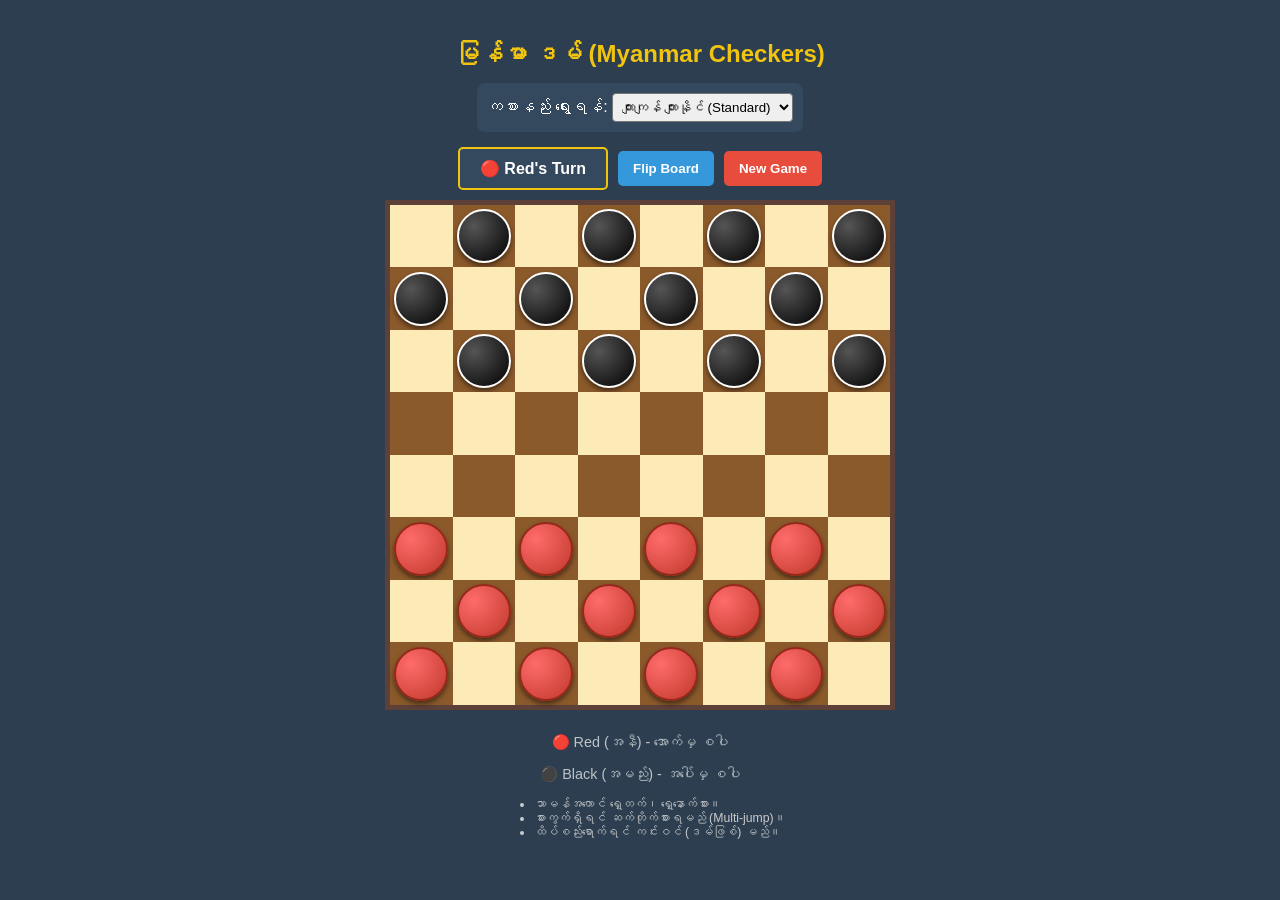
<file: index.html>
<!DOCTYPE html>
<html lang="my">
<head>
    <meta charset="UTF-8">
    <meta name="viewport" content="width=device-width, initial-scale=1.0">
    <title>Myanmar Dam (Checkers)</title>
    <link rel="stylesheet" href="styles.css">
</head>
<body>

<div class="game-container">
    <h2 style="color:#f1c40f; margin-bottom:5px;">မြန်မာ ဒမ် (Myanmar Checkers)</h2>
    
    <!-- Game Mode Selection -->
    <div class="mode-select">
        <label>ကစားနည်း ရွေးရန်: </label>
        <select id="game-mode" onchange="resetGame()">
            <option value="standard">ကျားကျန် ကျားနိုင် (Standard)</option>
            <option value="suicide">ကျားကုန် ကျားနိုင် (Suicide)</option>
        </select>
    </div>

    <div class="controls">
        <div class="turn-indicator" id="turn-display">🔴 Red's Turn</div>
        <!-- FLIP BUTTON ADDED HERE -->
        <button id="btn-flip" style="background:#3498db;">Flip Board</button>
        <button onclick="resetGame()">New Game</button>
    </div>

    <div class="board" id="board">
        <!-- Board generated by JS -->
    </div>

    <div class="info">
        <p>🔴 Red (အနီ) - အောက်မှ စပါ</p>
        <p>⚫ Black (အမည်း) - အပေါ်မှ စပါ</p>
        <ul style="text-align: left; font-size: 0.85em; color: #ccc;">
            <li>သာမန်အကောင် ရှေ့တက်၊ ရှေ့နောက်စား။</li>
            <li>စားကွက်ရှိရင် ဆက်တိုက်စားရမည် (Multi-jump)။</li>
            <li>ထိပ်စည်းရောက်ရင် ကင်းဝင် (ဒမ်ဖြစ်) မည်။</li>
        </ul>
    </div>
</div>

<!-- Win Modal -->
<div id="winner-modal" class="modal">
    <div class="modal-content">
        <h2 id="winner-text">Red Wins!</h2>
        <button onclick="resetGame(); document.getElementById('winner-modal').style.display='none'">Play Again</button>
    </div>
</div>

<script src="app.js"></script>
</body>
</html>
</file>
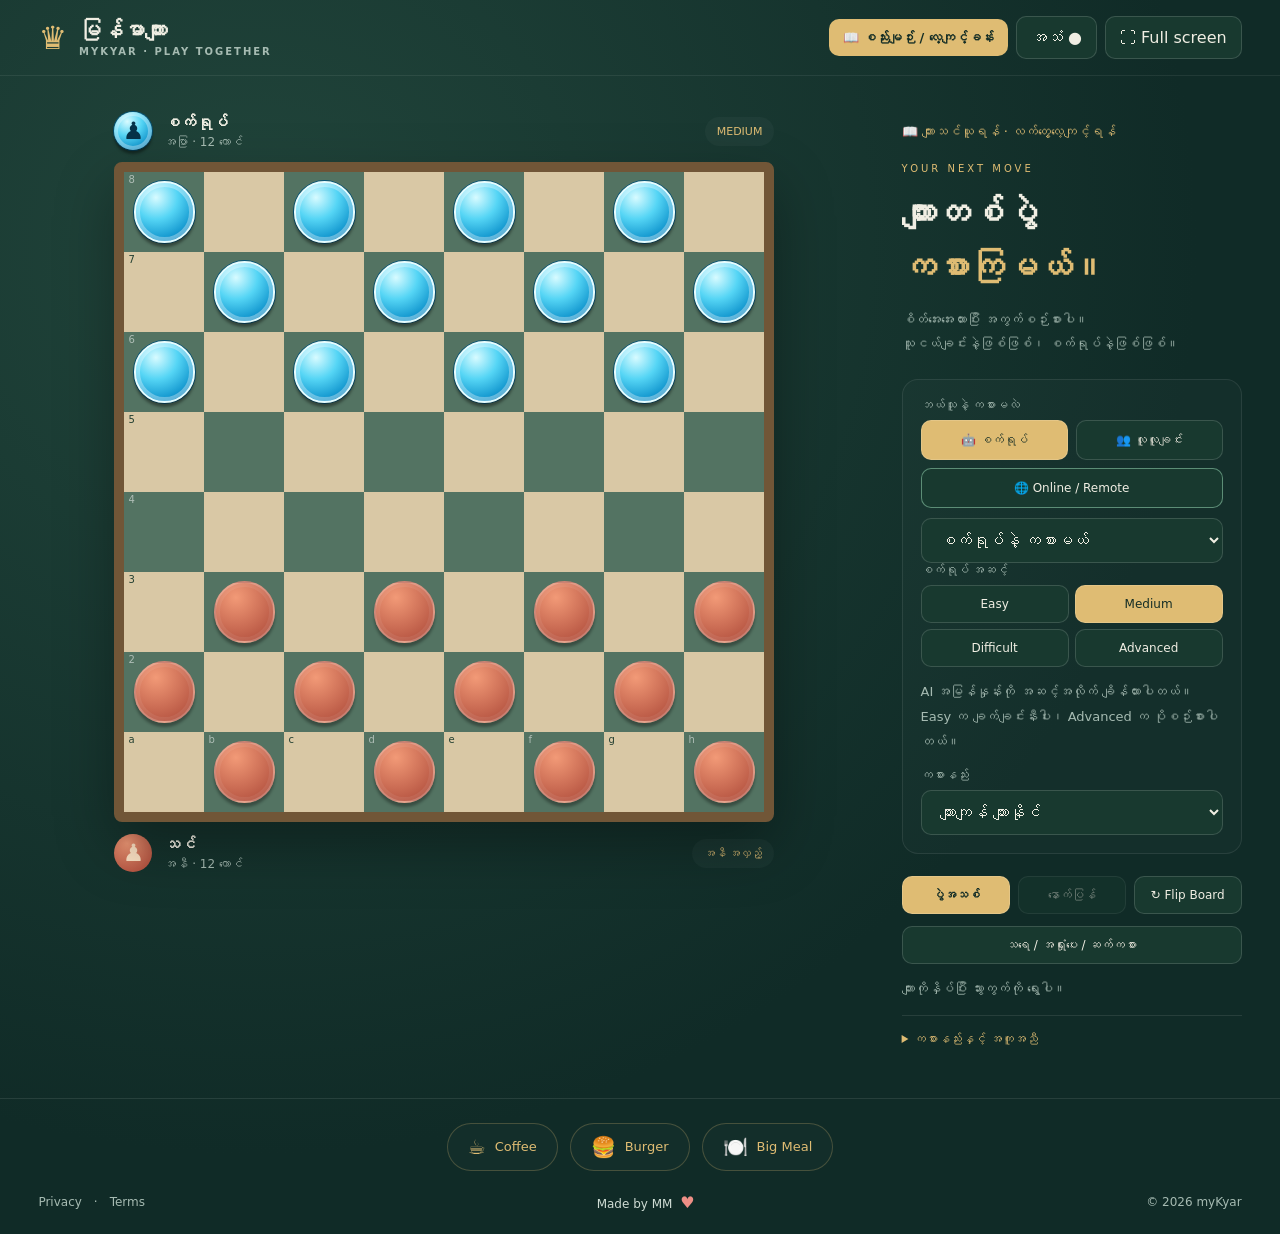
<file: public/index.html>
<!doctype html><html lang="my"><head><meta charset="utf-8"><meta name="viewport" content="width=device-width, initial-scale=1, viewport-fit=cover"><meta name="theme-color" content="#102b27"><title>မြန်မာကျား • myKyar</title><link rel="stylesheet" href="styles.css?v=12"></head><body>
<header><a class="brand" href="./"><span class="logo">♛</span><span>မြန်မာကျား<small>MYKYAR · PLAY TOGETHER</small></span></a><div class="header-actions"><a class="learn-button" href="./lessons.html">📖 စည်းမျဉ်း / လေ့ကျင့်ခန်း</a><button id="sound" aria-label="အသံဖွင့်ပိတ်">အသံ ●</button> <button id="fullscreen" data-fullscreen>⛶ Full screen</button></div></header>
<main><section class="arena"><div class="player"><span class="avatar black">♟</span><div><strong id="opponent">စက်ရုပ်</strong><small>အပြာ · <span id="black-count">12</span> ကောင်</small></div><span class="badge" id="level-label">MEDIUM</span></div><div class="board-frame"><div id="board" role="group" aria-label="ကျားကွက်"></div></div><div class="player"><span class="avatar red">♟</span><div><strong id="you">သင်</strong><small>အနီ · <span id="red-count">12</span> ကောင်</small></div><span id="turn" class="badge" aria-live="polite"></span></div></section>
<aside><a class="learn-link" href="./lessons.html">📖 ကျားသင်ယူရန် · လက်တွေ့လေ့ကျင့်ရန်</a><div class="eyebrow">YOUR NEXT MOVE</div><h1>ကျားတစ်ပွဲ<br><em>ကစားကြမယ်။</em></h1><p class="intro">စိတ်အေးအေးထားပြီး အကွက်စဉ်းစားပါ။<br>သူငယ်ချင်းနဲ့ဖြစ်ဖြစ်၊ စက်ရုပ်နဲ့ဖြစ်ဖြစ်။</p><div class="panel"><label for="mode">ဘယ်သူနဲ့ ကစားမလဲ</label><div class="mode-buttons" aria-label="ကစားဖော်ရွေးရန်"><button type="button" data-mode="ai">🤖 စက်ရုပ်</button><button type="button" data-mode="local">👥 လူလူချင်း</button><button type="button" data-mode="remote">🌐 Online / Remote</button></div><select id="mode"><option value="ai">စက်ရုပ်နဲ့ ကစားမယ်</option><option value="local">လူလူချင်း · စက်တစ်လုံးတည်း</option><option value="remote">သူငယ်ချင်းနဲ့ · Online</option></select><div id="ai-options"><label for="level">စက်ရုပ် အဆင့်</label><div class="levels" id="levels"><button data-level="easy">Easy</button><button data-level="medium" class="active">Medium</button><button data-level="difficult">Difficult</button><button data-level="advanced">Advanced</button></div><p id="ai-hint">AI အမြန်နှုန်းကို အဆင့်အလိုက် ချိန်ထားပါတယ်။ Easy က ချက်ချင်းနီးပါး၊ Advanced က ပိုစဉ်းစားပါတယ်။</p></div><label for="rule">ကစားနည်း</label><select id="rule"><option value="standard">ကျားကျန် ကျားနိုင်</option><option value="suicide">ကျားကုန် ကျားနိုင်</option></select><div id="remote-options" hidden><p>Room ဖွင့်ပြီး code ကို သူငယ်ချင်းဆီ ပို့ပေးပါ။</p><button id="host" class="primary">Room အသစ်ဖွင့်မယ်</button><label for="code">Room code</label><input id="code" placeholder="Room code ထည့်ပါ" maxlength="60" autocomplete="off"><div class="row"><button id="join">ဝင်မယ်</button><button id="copy">Link ကူးမယ်</button><button id="leave">ထွက်မယ်</button></div><p id="network" role="status">ချိတ်ဆက်ထားခြင်း မရှိသေးပါ။</p></div></div><div class="row actions"><button id="new" class="primary">ပွဲအသစ်</button><button id="undo">နောက်ပြန်</button><button id="flip">↻ Flip Board</button></div><button id="end-options" class="end-options">သရေ / အရှုံးပေး / ဆက်ကစား</button><p id="status" role="status"></p><details><summary>ကစားနည်းနှင့် အကူအညီ</summary><p>အနီက စပါတယ်။ အကောင်ကိုနှိပ်ပြီး အစိမ်းရောင်သွားကွက်ကို ရွေးပါ။ သာမန်ကျားက ရှေ့ကိုပဲ ရွှေ့ပြီး ရှေ့ကိုပဲ စားနိုင်ပါတယ်။ စားကွက်ရှိရင် မဖြစ်မနေစားရပါတယ်။ စားနိုင်တဲ့အကောင်အရေအတွက် အများဆုံးလမ်းကို ရွေးပြီး အဆုံးထိ ဆက်စားရပါတယ်။ ထိပ်စည်းရောက်တာနဲ့ ဒမ်ဖြစ်ပြီး အလှည့်ဆုံးပါတယ်။ တစ်ဖက်ရွှေ့ပြီး ကိုယ့်အလှည့်ပြန်ရောက်မှ ဒမ်က ရှေ့နောက် ထောင့်ဖြတ်အကွာအဝေး သွားစားနိုင်ပါတယ်။</p><p>ကျားကျန်ပွဲမှာ အကောင်ကုန်သူ၊ သွားကွက်မရှိသူ ရှုံးပါတယ်။ ကျားကုန်ပွဲမှာ အဲဒီသူက နိုင်ပါတယ်။ Local/AI မှာ မစား/ကင်းမတက်ဘဲ အလှည့် ၂၀ ကြာတိုင်း ပွဲဆက်ကစားမလား မေးပါမယ်။ ဆက်ကစားရွေးရင် နောက်ထပ်အလှည့် ၂၀ မှာ ပြန်မေးပါတယ်။ ကွက်တူ ၃ ကြိမ် သို့မဟုတ် မစား/ဒမ်မတက်ဘဲ အလှည့် ၈၀ ပြည့်ရင် သရေပါ။</p><p>Online ပထမပွဲမှာ Room ဖွင့်သူက အနီပါ။ နှစ်ဦးစလုံး ဒီစာမျက်နှာကို ဖွင့်ထားရပါတယ်။ အနိုင်ရသူက နောက်ပွဲမှာ အနီ/အပြာ ရွေးနိုင်ပါတယ်။ သရေဆိုရင် Room ဖွင့်သူ ရွေးပါမယ်။ Flip Board က ကိုယ့်မြင်ကွင်းကိုပဲ လှည့်ပါတယ်။ ချိတ်ဆက်မှုပြတ်သွားရင် Room အသစ်နဲ့ ပြန်စပါ။</p></details></aside></main>
<footer class="site-footer">
  <div class="footer-support" aria-label="Support myKyar">
    <a class="support-link" data-footer-link="coffee" aria-disabled="true"><span aria-hidden="true">☕</span> Coffee</a>
    <a class="support-link" data-footer-link="burger" aria-disabled="true"><span aria-hidden="true">🍔</span> Burger</a>
    <a class="support-link" data-footer-link="bigMeal" aria-disabled="true"><span aria-hidden="true">🍽️</span> Big Meal</a>
  </div>
  <div class="footer-bottom">
    <nav class="footer-legal" aria-label="Privacy and terms"><a data-footer-link="privacy" aria-disabled="true">Privacy</a><span aria-hidden="true">·</span><a data-footer-link="terms" aria-disabled="true">Terms</a></nav>
    <span class="footer-credit">Made by MM <span class="footer-heart" role="img" aria-label="with love">♥</span></span>
    <span class="footer-copyright">© <span id="copyright-year">2026</span> myKyar</span>
  </div>
</footer>

<dialog id="draw-choice"><h2>ပွဲကို ဆက်ကစားချင်သေးလား။</h2><p id="draw-choice-text"></p><div class="draw-options"><button id="draw-accept" class="primary">သရေနဲ့ ရပ်မယ်</button><button id="resign-accept">လက်လျှော့ အရှုံးပေးမယ်</button><button id="continue-play">ဆက်ကစားမယ်</button></div></dialog><dialog id="result"><div class="trophy">♛</div><h2 id="result-text"></h2><p id="result-reason"></p><p>ပွဲကောင်းတစ်ပွဲပါပဲ။ နောက်တစ်ပွဲ ကစားကြမလား။</p><div id="rematch-options" hidden><p id="rematch-help"></p><div class="row"><button id="choose-red" class="primary">အနီရွေး · အရင်စမယ်</button><button id="choose-black">အပြာရွေး</button></div></div><button id="again" class="primary">ပွဲအသစ်</button><button id="close-result">ကျားကွက်ကြည့်မယ်</button></dialog>
<script src="config.js?v=9"></script><script src="footer.js?v=9"></script><script src="engine.js?v=10"></script><script src="network-config.js?v=9"></script><script src="board-view.js?v=11"></script><script src="app.js?v=12"></script></body></html>
</file>
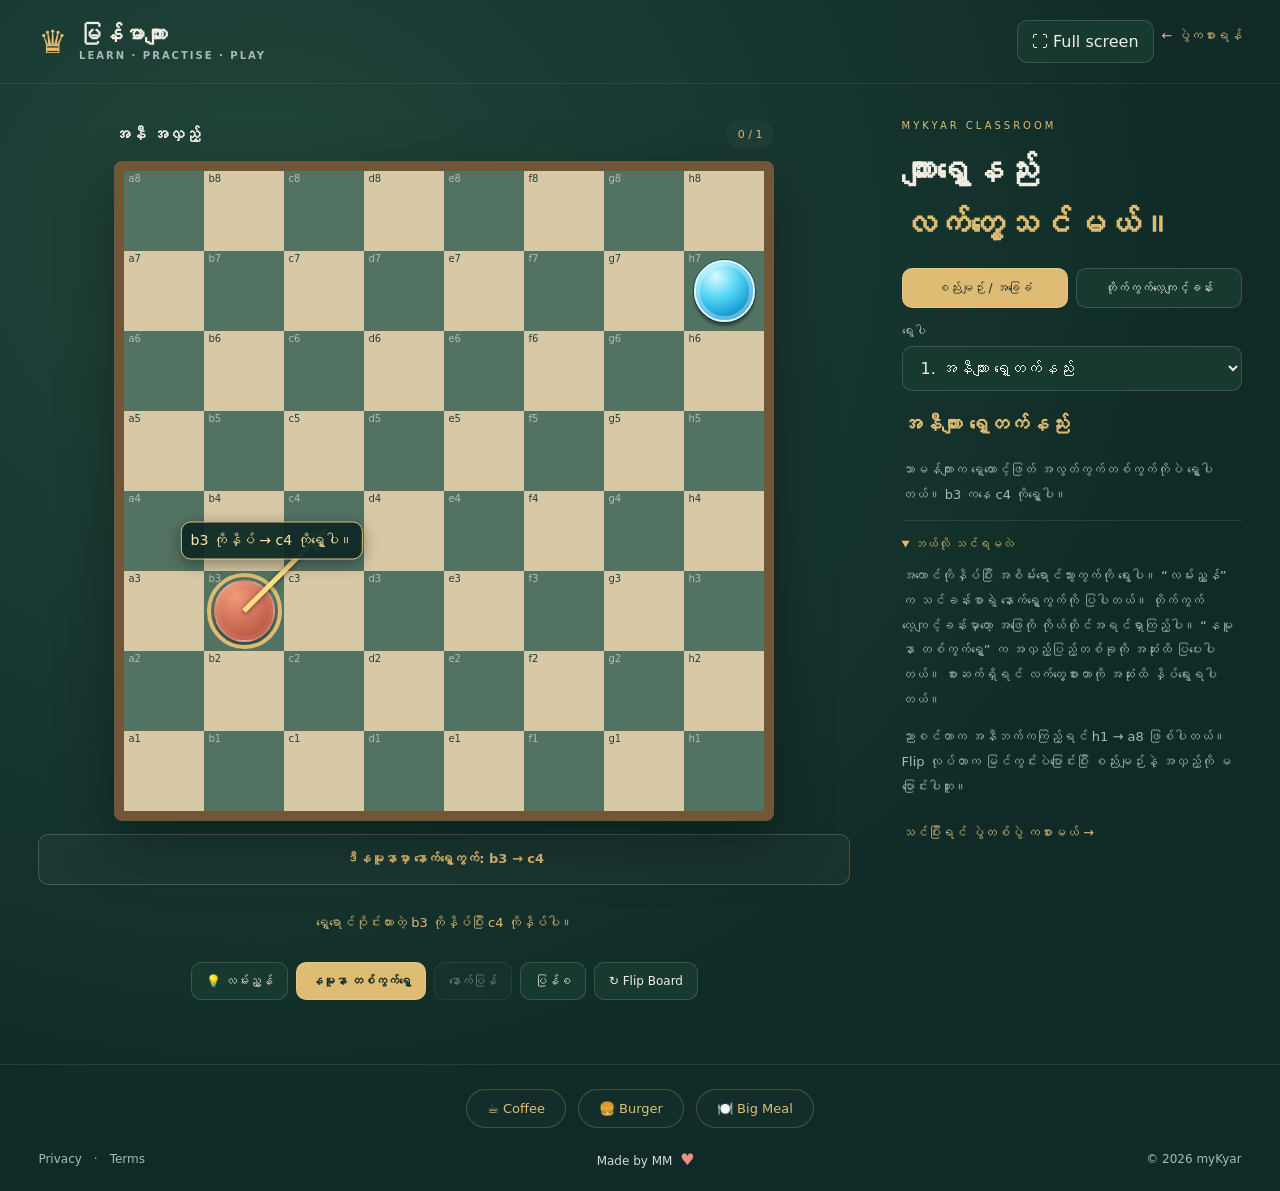
<file: public/lessons.html>
<!doctype html><html lang="my"><head><meta charset="utf-8"><meta name="viewport" content="width=device-width,initial-scale=1"><meta name="theme-color" content="#102b27"><title>ကျားသင်ခန်းစာ · myKyar</title><link rel="stylesheet" href="styles.css?v=11"><link rel="icon" href="favicon.ico"></head><body>
<header><a class="brand" href="index.html"><span class="logo">♛</span><span>မြန်မာကျား<small>LEARN · PRACTISE · PLAY</small></span></a><div class="header-actions"><button data-fullscreen>⛶ Full screen</button><a class="learn-link" href="index.html">← ပွဲကစားရန်</a></div></header>
<main class="lesson-layout"><section class="arena"><div class="player"><strong id="lesson-turn"></strong><span class="badge" id="lesson-counter"></span></div><div class="board-frame"><div id="lesson-board" role="group" aria-label="ကျားသင်ခန်းစာကွက်"></div><div id="board-coach" class="board-coach" aria-live="polite" hidden></div></div><p id="lesson-next" class="lesson-next" aria-live="polite"></p><p id="lesson-status" role="status" aria-live="polite"></p><div class="row"><button id="lesson-hint">💡 လမ်းညွှန်</button><button id="lesson-step" class="primary">နမူနာ တစ်ကွက်ရွှေ့</button><button id="lesson-back">နောက်ပြန်</button><button id="lesson-reset">ပြန်စ</button><button id="lesson-flip">↻ Flip Board</button></div><ol id="lesson-log" class="lesson-log" aria-label="ရွှေ့ကွက်မှတ်တမ်း"></ol></section>
<aside><div class="eyebrow">MYKYAR CLASSROOM</div><h1>ကျားရွှေ့နည်း<br><em>လက်တွေ့သင်မယ်။</em></h1><div class="course-tabs"><button data-section="rules" class="active">စည်းမျဉ်း / အခြေခံ</button><button data-section="exercises">တိုက်ကွက်လေ့ကျင့်ခန်း</button></div><label for="lesson-select">ရွေးပါ</label><select id="lesson-select"></select><h2 id="lesson-title"></h2><p id="lesson-text"></p><div id="endgame-help" hidden><p id="endgame-description">ဒီနမူနာမှာ အနီကင်း ၃ ကောင်က e8၊ d7၊ h5။ အမည်းကင်းက c8။ အနီစရွှေ့ပါတယ်။ ညွှန်ထားတဲ့အကွက်တွေနဲ့ ကိုယ့်အလှည့် ၁၃ ကြိမ်အတွင်း ဖမ်းနိုင်လို့ ၁၆ ကွက်သတ်မှတ်ချက်အတွင်း ဝင်ပါတယ်။ တစ်ဖက်ရဲ့ အလှည့်ကို ဒီ ၁၆ ထဲ မရေတွက်ပါဘူး။</p><label class="check-label"><input id="auto-defense" type="checkbox" checked> အမည်းဘက်ကို အလိုအလျောက်ရွှေ့မယ်</label><p>Checkbox ပိတ်ရင် အမည်းဘက်ကိုပါ ကိုယ်တိုင်ရွှေ့ပြီး တခြားကာကွယ်လမ်းတွေ စမ်းနိုင်ပါတယ်။ ဒီနမူနာရဲ့ legal ကာကွယ်လမ်းအားလုံးကို စစ်ထားပါတယ်။ အနေအထားအားလုံးအတွက် တူညီတဲ့ ၁၆ ကွက်နည်း မဟုတ်ပါဘူး။</p></div><div id="sandbox-tools" hidden><label class="check-label"><input id="edit-board" type="checkbox"> အကောင်နေရာချမယ်</label><label for="edit-piece">နေရာချမယ့်အကောင်</label><select id="edit-piece"><option value="0">ဖျက်မယ်</option><option value="1">အနီကျား</option><option value="2">အမည်းကျား</option><option value="3">အနီကင်း</option><option value="4">အမည်းကင်း</option></select><label for="edit-turn">အရင်ရွှေ့မယ့်အရောင်</label><select id="edit-turn"><option value="1">အနီ</option><option value="2">အမည်း</option></select><div class="row"><button id="clear-board">ကွက်အလွတ်</button><button id="initial-board">စပွဲအနေအထား</button></div><p>ကွက်အလွတ်မှာ အကောင်နေရာချပြီး နှစ်ဖက်အကောင်ရှိမှ checkbox ပိတ်ပြီး ကစားပါ။ သာမန်ကျားကို ထိပ်စည်းမှာ ချချင်ရင် ကင်းအဖြစ် ရွေးပါ။</p></div><details open><summary>ဘယ်လို သင်ရမလဲ</summary><p>အကောင်ကိုနှိပ်ပြီး အစိမ်းရောင်သွားကွက်ကို ရွေးပါ။ “လမ်းညွှန်” က သင်ခန်းစာရဲ့ နောက်ရွှေ့ကွက်ကို ပြပါတယ်။ တိုက်ကွက်လေ့ကျင့်ခန်းမှာတော့ အဖြေကို ကိုယ်တိုင်အရင်ရှာကြည့်ပါ။ “နမူနာ တစ်ကွက်ရွှေ့” က အလှည့်ပြည့်တစ်ခုကို အဆုံးထိ ပြပေးပါတယ်။ စားဆက်ရှိရင် လက်တွေ့စားတာကို အဆုံးထိ နှိပ်ရွေးရပါတယ်။</p><p>ညာစင်တာက အနီဘက်ကကြည့်ရင် h1 → a8 ဖြစ်ပါတယ်။ Flip လုပ်တာက မြင်ကွင်းပဲပြောင်းပြီး စည်းမျဉ်းနဲ့ အလှည့်ကို မပြောင်းပါဘူး။</p></details><a class="learn-link" href="index.html">သင်ပြီးရင် ပွဲတစ်ပွဲ ကစားမယ် →</a></aside></main>
<footer class="site-footer"><div class="footer-support"><a class="support-link" data-footer-link="coffee">☕ Coffee</a><a class="support-link" data-footer-link="burger">🍔 Burger</a><a class="support-link" data-footer-link="bigMeal">🍽️ Big Meal</a></div><div class="footer-bottom"><nav class="footer-legal" aria-label="Privacy and terms"><a data-footer-link="privacy">Privacy</a><span>·</span><a data-footer-link="terms">Terms</a></nav><span class="footer-credit">Made by MM <span class="footer-heart" role="img" aria-label="with love">♥</span></span><span>© <span id="copyright-year">2026</span> myKyar</span></div></footer>
<script src="config.js?v=9"></script><script src="footer.js?v=9"></script><script src="engine.js?v=9"></script><script src="lesson-data.js?v=9"></script><script src="endgame-data.js?v=9"></script><script src="puzzle-data.js?v=10"></script><script src="board-view.js?v=11"></script><script src="lessons.js?v=11"></script></body></html>
</file>
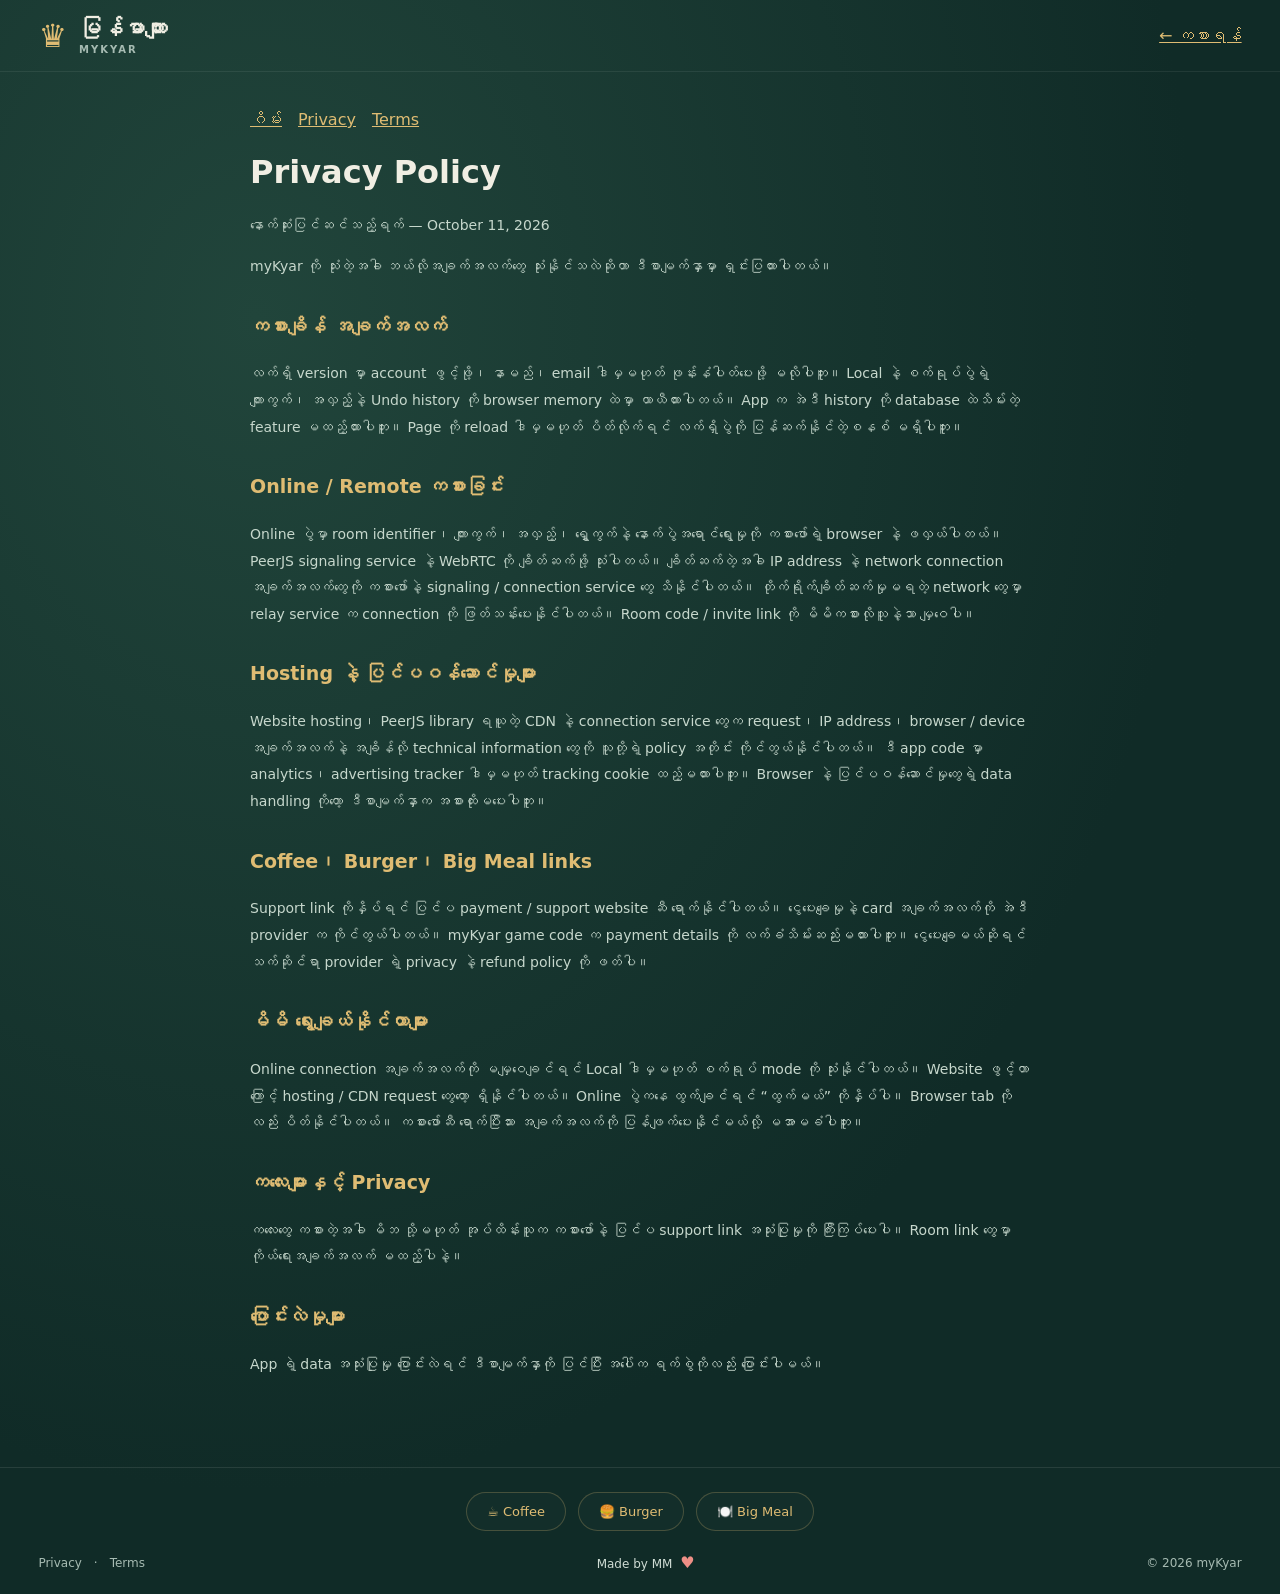
<file: public/privacy.html>
<!doctype html><html lang="my"><head><meta charset="utf-8"><meta name="viewport" content="width=device-width,initial-scale=1"><meta name="theme-color" content="#102b27"><title>Privacy Policy · myKyar</title><link rel="stylesheet" href="./styles.css?v=7"></head><body><header><a class="brand" href="./index.html"><span class="logo">♛</span><span>မြန်မာကျား<small>MYKYAR</small></span></a><a href="./index.html" style="color:var(--gold)">← ကစားရန်</a></header><main class="policy-page" style="display:block"><nav class="policy-nav"><a href="./index.html">ဂိမ်း</a><a href="./privacy.html">Privacy</a><a href="./terms.html">Terms</a></nav><h1>Privacy Policy</h1><p class="policy-meta">နောက်ဆုံးပြင်ဆင်သည့်ရက် — October 11, 2026</p>
<p>myKyar ကို သုံးတဲ့အခါ ဘယ်လိုအချက်အလက်တွေ သုံးနိုင်သလဲဆိုတာ ဒီစာမျက်နှာမှာ ရှင်းပြထားပါတယ်။</p>
<h2>ကစားချိန် အချက်အလက်</h2><p>လက်ရှိ version မှာ account ဖွင့်ဖို့၊ နာမည်၊ email ဒါမှမဟုတ် ဖုန်းနံပါတ်ပေးဖို့ မလိုပါဘူး။ Local နဲ့ စက်ရုပ်ပွဲရဲ့ ကျားကွက်၊ အလှည့်နဲ့ Undo history ကို browser memory ထဲမှာ ယာယီထားပါတယ်။ App က အဲဒီ history ကို database ထဲသိမ်းတဲ့ feature မထည့်ထားပါဘူး။ Page ကို reload ဒါမှမဟုတ် ပိတ်လိုက်ရင် လက်ရှိပွဲကို ပြန်ဆက်နိုင်တဲ့စနစ် မရှိပါဘူး။</p>
<h2>Online / Remote ကစားခြင်း</h2><p>Online ပွဲမှာ room identifier၊ ကျားကွက်၊ အလှည့်၊ ရွှေ့ကွက်နဲ့ နောက်ပွဲအရောင်ရွေးမှုကို ကစားဖော်ရဲ့ browser နဲ့ ဖလှယ်ပါတယ်။ PeerJS signaling service နဲ့ WebRTC ကို ချိတ်ဆက်ဖို့ သုံးပါတယ်။ ချိတ်ဆက်တဲ့အခါ IP address နဲ့ network connection အချက်အလက်တွေကို ကစားဖော်နဲ့ signaling / connection service တွေ သိနိုင်ပါတယ်။ တိုက်ရိုက်ချိတ်ဆက်မှုမရတဲ့ network တွေမှာ relay service က connection ကို ဖြတ်သန်းပေးနိုင်ပါတယ်။ Room code / invite link ကို မိမိကစားလိုသူနဲ့သာ မျှဝေပါ။</p>
<h2>Hosting နဲ့ ပြင်ပဝန်ဆောင်မှုများ</h2><p>Website hosting၊ PeerJS library ရယူတဲ့ CDN နဲ့ connection service တွေက request၊ IP address၊ browser / device အချက်အလက်နဲ့ အချိန်လို technical information တွေကို သူတို့ရဲ့ policy အတိုင်း ကိုင်တွယ်နိုင်ပါတယ်။ ဒီ app code မှာ analytics၊ advertising tracker ဒါမှမဟုတ် tracking cookie ထည့်မထားပါဘူး။ Browser နဲ့ ပြင်ပဝန်ဆောင်မှုတွေရဲ့ data handling ကိုတော့ ဒီစာမျက်နှာက အစားထိုးမပေးပါဘူး။</p>
<h2>Coffee၊ Burger၊ Big Meal links</h2><p>Support link ကိုနှိပ်ရင် ပြင်ပ payment / support website ဆီ ရောက်နိုင်ပါတယ်။ ငွေပေးချေမှုနဲ့ card အချက်အလက်ကို အဲဒီ provider က ကိုင်တွယ်ပါတယ်။ myKyar game code က payment details ကို လက်ခံသိမ်းဆည်းမထားပါဘူး။ ငွေပေးချေမယ်ဆိုရင် သက်ဆိုင်ရာ provider ရဲ့ privacy နဲ့ refund policy ကို ဖတ်ပါ။</p>
<h2>မိမိ ရွေးချယ်နိုင်တာများ</h2><p>Online connection အချက်အလက်ကို မမျှဝေချင်ရင် Local ဒါမှမဟုတ် စက်ရုပ် mode ကို သုံးနိုင်ပါတယ်။ Website ဖွင့်တာကြောင့် hosting / CDN request တွေတော့ ရှိနိုင်ပါတယ်။ Online ပွဲကနေ ထွက်ချင်ရင် “ထွက်မယ်” ကိုနှိပ်ပါ။ Browser tab ကိုလည်း ပိတ်နိုင်ပါတယ်။ ကစားဖော်ဆီ ရောက်ပြီးသား အချက်အလက်ကို ပြန်ဖျက်ပေးနိုင်မယ်လို့ မအာမခံပါဘူး။</p>
<h2>ကလေးများနှင့် Privacy</h2><p>ကလေးတွေ ကစားတဲ့အခါ မိဘ သို့မဟုတ် အုပ်ထိန်းသူက ကစားဖော်နဲ့ ပြင်ပ support link အသုံးပြုမှုကို ကြီးကြပ်ပေးပါ။ Room link တွေမှာ ကိုယ်ရေးအချက်အလက် မထည့်ပါနဲ့။</p>
<h2>ပြောင်းလဲမှုများ</h2><p>App ရဲ့ data အသုံးပြုမှု ပြောင်းလဲရင် ဒီစာမျက်နှာကို ပြင်ပြီး အပေါ်က ရက်စွဲကိုလည်း ပြောင်းပါမယ်။</p></main><footer class="site-footer"><div class="footer-support"><a class="support-link" data-footer-link="coffee">☕ Coffee</a><a class="support-link" data-footer-link="burger">🍔 Burger</a><a class="support-link" data-footer-link="bigMeal">🍽️ Big Meal</a></div><div class="footer-bottom"><nav class="footer-legal" aria-label="Privacy and terms"><a data-footer-link="privacy">Privacy</a><span aria-hidden="true">·</span><a data-footer-link="terms">Terms</a></nav><span class="footer-credit">Made by MM <span class="footer-heart" role="img" aria-label="with love">♥</span></span><span>© <span id="copyright-year">2026</span> myKyar</span></div></footer><script src="./config.js?v=7"></script><script src="./footer.js?v=7"></script></body></html>
</file>
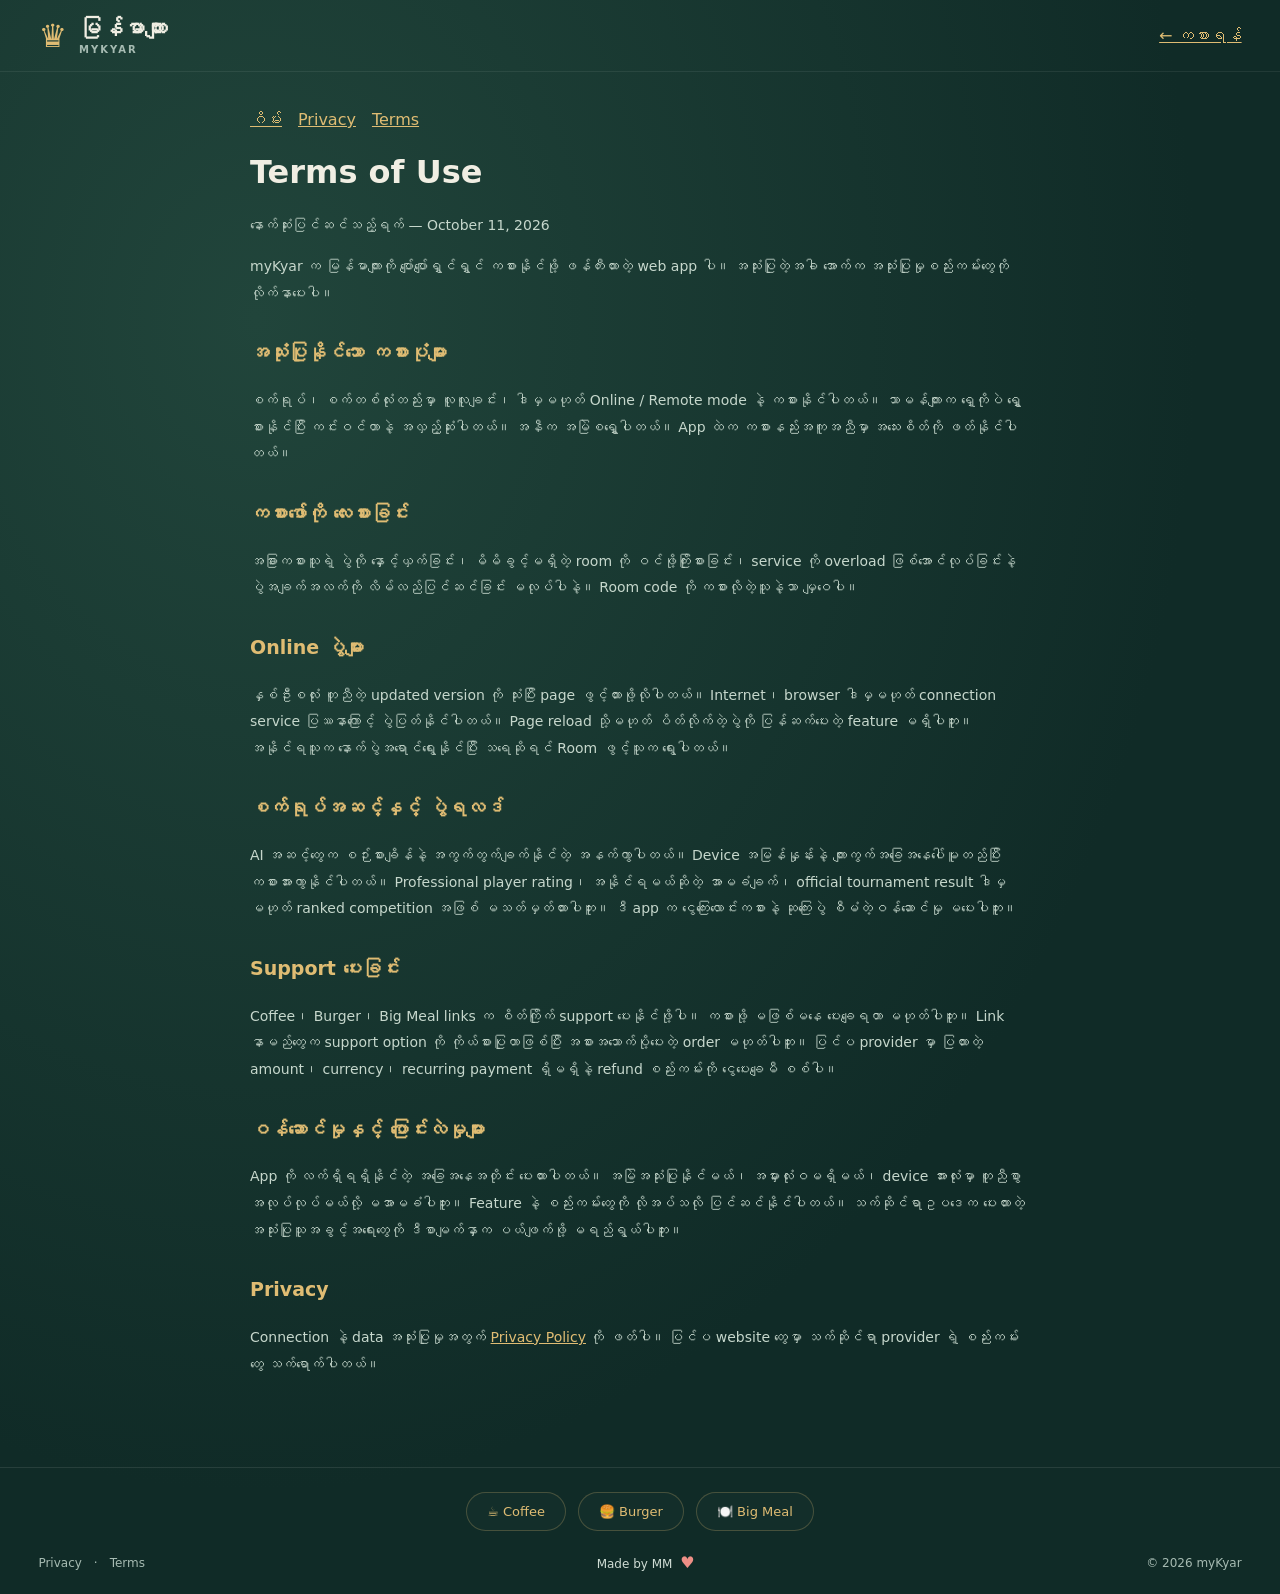
<file: public/terms.html>
<!doctype html><html lang="my"><head><meta charset="utf-8"><meta name="viewport" content="width=device-width,initial-scale=1"><meta name="theme-color" content="#102b27"><title>Terms of Use · myKyar</title><link rel="stylesheet" href="./styles.css?v=7"></head><body><header><a class="brand" href="./index.html"><span class="logo">♛</span><span>မြန်မာကျား<small>MYKYAR</small></span></a><a href="./index.html" style="color:var(--gold)">← ကစားရန်</a></header><main class="policy-page" style="display:block"><nav class="policy-nav"><a href="./index.html">ဂိမ်း</a><a href="./privacy.html">Privacy</a><a href="./terms.html">Terms</a></nav><h1>Terms of Use</h1><p class="policy-meta">နောက်ဆုံးပြင်ဆင်သည့်ရက် — October 11, 2026</p>
<p>myKyar က မြန်မာကျားကို ပျော်ပျော်ရွှင်ရွှင် ကစားနိုင်ဖို့ ဖန်တီးထားတဲ့ web app ပါ။ အသုံးပြုတဲ့အခါ အောက်က အသုံးပြုမှုစည်းကမ်းတွေကို လိုက်နာပေးပါ။</p>
<h2>အသုံးပြုနိုင်သော ကစားပုံများ</h2><p>စက်ရုပ်၊ စက်တစ်လုံးတည်းမှာ လူလူချင်း၊ ဒါမှမဟုတ် Online / Remote mode နဲ့ ကစားနိုင်ပါတယ်။ သာမန်ကျားက ရှေ့ကိုပဲ ရွှေ့စားနိုင်ပြီး ကင်းဝင်တာနဲ့ အလှည့်ဆုံးပါတယ်။ အနီက အမြဲစရွှေ့ပါတယ်။ App ထဲက ကစားနည်းအကူအညီမှာ အသေးစိတ်ကို ဖတ်နိုင်ပါတယ်။</p>
<h2>ကစားဖော်ကို လေးစားခြင်း</h2><p>အခြားကစားသူရဲ့ ပွဲကို နှောင့်ယှက်ခြင်း၊ မိမိခွင့်မရှိတဲ့ room ကို ဝင်ဖို့ကြိုးစားခြင်း၊ service ကို overload ဖြစ်အောင်လုပ်ခြင်းနဲ့ ပွဲအချက်အလက်ကို လိမ်လည်ပြင်ဆင်ခြင်း မလုပ်ပါနဲ့။ Room code ကို ကစားလိုတဲ့သူနဲ့သာ မျှဝေပါ။</p>
<h2>Online ပွဲများ</h2><p>နှစ်ဦးစလုံး တူညီတဲ့ updated version ကို သုံးပြီး page ဖွင့်ထားဖို့လိုပါတယ်။ Internet၊ browser ဒါမှမဟုတ် connection service ပြဿနာကြောင့် ပွဲပြတ်နိုင်ပါတယ်။ Page reload သို့မဟုတ် ပိတ်လိုက်တဲ့ပွဲကို ပြန်ဆက်ပေးတဲ့ feature မရှိပါဘူး။ အနိုင်ရသူက နောက်ပွဲအရောင်ရွေးနိုင်ပြီး သရေဆိုရင် Room ဖွင့်သူက ရွေးပါတယ်။</p>
<h2>စက်ရုပ်အဆင့်နှင့် ပွဲရလဒ်</h2><p>AI အဆင့်တွေက စဉ်းစားချိန်နဲ့ အကွက်တွက်ချက်နိုင်တဲ့ အနက်ကွာပါတယ်။ Device အမြန်နှုန်းနဲ့ ကျားကွက်အခြေအနေပေါ်မူတည်ပြီး ကစားအားကွာနိုင်ပါတယ်။ Professional player rating၊ အနိုင်ရမယ်ဆိုတဲ့ အာမခံချက်၊ official tournament result ဒါမှမဟုတ် ranked competition အဖြစ် မသတ်မှတ်ထားပါဘူး။ ဒီ app က ငွေကြေးလောင်းကစားနဲ့ ဆုကြေးပွဲ စီမံတဲ့ဝန်ဆောင်မှု မပေးပါဘူး။</p>
<h2>Support ပေးခြင်း</h2><p>Coffee၊ Burger၊ Big Meal links က စိတ်ကြိုက် support ပေးနိုင်ဖို့ပါ။ ကစားဖို့ မဖြစ်မနေ ပေးချေရတာ မဟုတ်ပါဘူး။ Link နာမည်တွေက support option ကို ကိုယ်စားပြုတာဖြစ်ပြီး အစားအသောက်ပို့ပေးတဲ့ order မဟုတ်ပါဘူး။ ပြင်ပ provider မှာ ပြထားတဲ့ amount၊ currency၊ recurring payment ရှိမရှိနဲ့ refund စည်းကမ်းကို ငွေပေးချေမီ စစ်ပါ။</p>
<h2>ဝန်ဆောင်မှုနှင့် ပြောင်းလဲမှုများ</h2><p>App ကို လက်ရှိရရှိနိုင်တဲ့ အခြေအနေအတိုင်း ပေးထားပါတယ်။ အမြဲအသုံးပြုနိုင်မယ်၊ အမှားလုံးဝမရှိမယ်၊ device အားလုံးမှာ တူညီစွာ အလုပ်လုပ်မယ်လို့ မအာမခံပါဘူး။ Feature နဲ့ စည်းကမ်းတွေကို လိုအပ်သလို ပြင်ဆင်နိုင်ပါတယ်။ သက်ဆိုင်ရာဥပဒေက ပေးထားတဲ့ အသုံးပြုသူအခွင့်အရေးတွေကို ဒီစာမျက်နှာက ပယ်ဖျက်ဖို့ မရည်ရွယ်ပါဘူး။</p>
<h2>Privacy</h2><p>Connection နဲ့ data အသုံးပြုမှုအတွက် <a href="./privacy.html">Privacy Policy</a> ကို ဖတ်ပါ။ ပြင်ပ website တွေမှာ သက်ဆိုင်ရာ provider ရဲ့ စည်းကမ်းတွေ သက်ရောက်ပါတယ်။</p></main><footer class="site-footer"><div class="footer-support"><a class="support-link" data-footer-link="coffee">☕ Coffee</a><a class="support-link" data-footer-link="burger">🍔 Burger</a><a class="support-link" data-footer-link="bigMeal">🍽️ Big Meal</a></div><div class="footer-bottom"><nav class="footer-legal" aria-label="Privacy and terms"><a data-footer-link="privacy">Privacy</a><span aria-hidden="true">·</span><a data-footer-link="terms">Terms</a></nav><span class="footer-credit">Made by MM <span class="footer-heart" role="img" aria-label="with love">♥</span></span><span>© <span id="copyright-year">2026</span> myKyar</span></div></footer><script src="./config.js?v=7"></script><script src="./footer.js?v=7"></script></body></html>
</file>
<file: styles.css>
body {
    background-color: #2c3e50;
    color: white;
    font-family: 'Segoe UI', sans-serif;
    display: flex;
    justify-content: center;
    min-height: 100vh;
    margin: 0;
}

.game-container {
    display: flex;
    flex-direction: column;
    align-items: center;
    gap: 10px;
    padding-top: 20px;
}

.mode-select {
    background: #34495e;
    padding: 10px;
    border-radius: 8px;
    margin-bottom: 5px;
}

select {
    padding: 5px;
    border-radius: 4px;
    font-family: inherit;
}

.controls {
    display: flex;
    gap: 10px; /* Reduced gap to fit buttons */
    align-items: center;
    width: 100%;
    justify-content: center;
    flex-wrap: wrap;
}

.turn-indicator {
    background: #34495e;
    padding: 10px 20px;
    border-radius: 5px;
    font-weight: bold;
    border: 2px solid #f1c40f;
}

button {
    padding: 10px 15px;
    background: #e74c3c;
    color: white;
    border: none;
    border-radius: 5px;
    cursor: pointer;
    font-weight: bold;
}

.board {
    display: grid;
    grid-template-columns: repeat(8, 1fr);
    grid-template-rows: repeat(8, 1fr);
    width: 90vw;
    height: 90vw;
    max-width: 500px;
    max-height: 500px;
    border: 5px solid #5d4037;
    background-color: #ecf0f1;
    transition: transform 0.5s ease; /* Smooth Flip */
}

.square {
    display: flex;
    justify-content: center;
    align-items: center;
    position: relative;
}

.square.light { background-color: #fcebb6; }
.square.dark { background-color: #8b5a2b; }

.square.valid-move::after {
    content: '';
    position: absolute;
    width: 20px;
    height: 20px;
    background-color: rgba(46, 204, 113, 0.8);
    border-radius: 50%;
    box-shadow: 0 0 8px #2ecc71;
    z-index: 10;
}

.piece.must-jump {
    box-shadow: 0 0 15px 5px yellow;
    z-index: 20;
}

.square.selected {
    background-color: rgba(241, 196, 15, 0.5) !important;
}

/* Pieces */
.piece {
    width: 80%;
    height: 80%;
    border-radius: 50%;
    box-shadow: 0 3px 5px rgba(0,0,0,0.5);
    position: relative;
    cursor: pointer;
    transition: transform 0.2s;
}

.piece.red {
    background: radial-gradient(circle at 30% 30%, #ff6b6b, #c0392b);
    border: 2px solid #96281b;
}

.piece.black {
    background: radial-gradient(circle at 30% 30%, #555, #000);
    border: 2px solid #fff;
}

.piece.king::after {
    content: '👑';
    position: absolute;
    top: 50%;
    left: 50%;
    transform: translate(-50%, -50%);
    font-size: 24px;
    color: gold;
    text-shadow: 0 1px 2px black;
}

.info {
    text-align: center;
    font-size: 0.9em;
    color: #bdc3c7;
}

.modal {
    display: none;
    position: fixed;
    top: 0; left: 0;
    width: 100%; height: 100%;
    background: rgba(0,0,0,0.8);
    justify-content: center;
    align-items: center;
    z-index: 100;
}
.modal-content {
    background: #2c3e50;
    padding: 30px;
    border-radius: 10px;
    text-align: center;
    border: 2px solid #f1c40f;
}

/* --- FLIP STYLES --- */
.board.flipped { 
    transform: rotate(180deg); 
}
.board.flipped .piece { 
    transform: rotate(180deg); 
}
</file>
<file: public/styles.css>
:root{color-scheme:dark;--bg:#102b27;--muted:#a6bbb2;--gold:#dfbc73;--green:#9fe2bd}*{box-sizing:border-box}body{margin:0;background:radial-gradient(ellipse at 20% 20%,#21453b,var(--bg) 65%);color:#f0eee3;font-family:system-ui,-apple-system,'Myanmar Text',sans-serif;min-height:100dvh}button,input,select{font:inherit}button,select,input{border:1px solid #ffffff25;border-radius:10px;background:#18392f;color:inherit;padding:11px 14px}button{cursor:pointer;touch-action:manipulation}button:hover{border-color:var(--gold)}button:disabled{opacity:.45;cursor:not-allowed}button:focus-visible,input:focus-visible,select:focus-visible{outline:3px solid var(--green);outline-offset:3px}header{display:flex;align-items:center;justify-content:space-between;padding:16px 3vw;border-bottom:1px solid #ffffff12;gap:10px}.brand{display:flex;align-items:center;gap:12px;color:inherit;text-decoration:none;font-weight:700;font-size:22px}.brand small{display:block;font-size:10px;letter-spacing:2px;color:var(--muted);margin-top:3px}.logo{font-size:32px;color:var(--gold)}main{display:grid;grid-template-columns:minmax(0,1fr) 340px;gap:clamp(24px,4vw,70px);max-width:1600px;margin:auto;padding:24px 3vw}.arena{min-width:0;display:flex;flex-direction:column;align-items:center}.board-frame{width:min(100%,calc(100dvh - 240px));border:10px solid #715637;border-radius:8px;box-shadow:0 24px 60px #0005;overflow:hidden;background:#715637}#board{display:grid;grid-template-columns:repeat(8,1fr);aspect-ratio:1;width:100%}.square{border:0;border-radius:0;padding:0;position:relative;display:grid;place-items:center;min-width:0;aspect-ratio:1}.light{background:#d9c8a5}.dark{background:#537362}.square:hover{border:0;box-shadow:inset 0 0 0 2px #eac988}.piece{width:77%;height:77%;border-radius:50%;display:grid;place-items:center;box-shadow:0 4px 3px #0005,inset 0 0 0 4px #ffffff12;border:2px solid #ffffff40;font-size:clamp(14px,3vw,36px)}.piece.red,.avatar.red{background:radial-gradient(circle at 35% 25%,#f29a77,#a84435);color:#ffe4c6}.piece.black,.avatar.black{background:radial-gradient(circle at 35% 25%,#d8fbff 0%,#55d5f5 38%,#1599d0 72%,#08649d 100%);color:#06334a;border-color:#e5fcff;box-shadow:0 4px 3px #0006,inset 0 0 0 4px #ffffff55,0 0 0 1px #075477}.selected{box-shadow:inset 0 0 0 4px #efcf78!important}.forced .piece{outline:2px solid #dfbc73;outline-offset:2px}.target:after{content:'';position:absolute;width:24%;height:24%;border-radius:50%;background:#b1f3c7;box-shadow:0 0 0 7px #b1f3c730}.last{box-shadow:inset 0 0 0 3px #dfbc7370}.coord{position:absolute;left:4px;top:2px;font-size:10px;color:#ffffff88}.light .coord{color:#233f31}.player{display:flex;align-items:center;gap:12px;width:min(100%,calc(100dvh - 240px));padding:12px 0}.player small{display:block;color:var(--muted);font-size:12px;margin-top:3px}.avatar{width:38px;height:38px;border-radius:50%;display:grid;place-items:center;font-size:24px}.badge{margin-left:auto;font-size:11px;color:var(--gold);background:#ffffff08;padding:8px 12px;border-radius:20px}aside{padding:12px 0}.eyebrow{letter-spacing:3px;font-size:10px;color:var(--gold)}h1{font-size:34px;line-height:1.6;margin:12px 0}em{font-style:normal;color:var(--gold)}.intro,p{color:var(--muted);font-size:13px;line-height:1.9}.panel{background:#ffffff05;border:1px solid #ffffff15;border-radius:16px;padding:18px;margin:22px 0}label{display:block;font-size:12px;color:var(--muted);margin:14px 0 8px}label:first-child{margin-top:0}select,input{width:100%}.levels{display:grid;grid-template-columns:repeat(2,1fr);gap:6px}.levels button{font-size:12px}.active{color:#142d25;background:var(--gold)}.primary{background:var(--gold);color:#152e27;font-weight:700}.row{display:flex;gap:8px;flex-wrap:wrap;margin-top:10px}.actions button{flex:1;font-size:12px}details{border-top:1px solid #ffffff18;padding-top:16px;font-size:12px}summary{cursor:pointer;color:var(--gold)}footer{font-size:11px;color:#82998d;margin-top:28px}dialog{border:1px solid #dfbc7355;border-radius:20px;background:#183b30;color:#f4ead1;text-align:center;padding:30px;max-width:min(430px,92vw)}dialog::backdrop{background:#001a16bb;backdrop-filter:blur(5px)}.trophy{font-size:64px;color:var(--gold)}.spark{position:fixed;pointer-events:none;z-index:10;width:8px;height:12px;background:var(--gold);animation:fall 1.8s ease-in forwards}@keyframes fall{from{transform:translateY(-10vh) rotate(0)}to{transform:translateY(105vh) rotate(650deg);opacity:0}}[hidden]{display:none!important}@media(min-width:1600px){.board-frame,.player{width:min(100%,calc(100dvh - 220px))}}@media(max-width:1000px){main{grid-template-columns:minmax(0,1fr) 290px;gap:24px}h1{font-size:28px}}@media(max-width:760px){header{padding:12px}.brand{font-size:17px}header button{font-size:11px;padding:9px}main{display:flex;flex-direction:column;padding:12px;gap:12px}.board-frame,.player{width:100%}.board-frame{border-width:7px}aside{padding:10px 4px}h1{font-size:26px;line-height:1.5}h1 br{display:none}.intro{display:none}.panel{margin:12px 0}.levels{grid-template-columns:repeat(4,1fr)}.levels button{padding:10px 4px}.piece{font-size:7vw}.player{padding:9px 0}footer{margin-top:15px}}@media(max-height:550px) and (min-width:761px){.board-frame,.player{width:calc(100dvh - 160px)}header{padding:8px 3vw}main{padding-top:8px}.player{padding:5px 0}.avatar{width:28px;height:28px}}@media(prefers-reduced-motion:reduce){.spark{display:none}}

.site-footer{max-width:1540px;margin:16px auto 0;padding:24px 3vw 22px;border-top:1px solid #ffffff18;color:var(--muted);font-size:12px}
.footer-support{display:flex;justify-content:center;gap:12px;flex-wrap:wrap;margin-bottom:22px}
.support-link{display:inline-flex;align-items:center;gap:9px;padding:11px 20px;border-radius:30px;border:1px solid #dfbc7340;background:#ffffff04;font-size:13px;color:var(--gold);text-decoration:none;transition:background .15s,border-color .15s}
.support-link span{font-size:20px}.support-link[href]:hover{background:#dfbc7315;border-color:var(--gold)}
.footer-bottom{display:flex;align-items:center;justify-content:space-between;gap:14px;flex-wrap:wrap}.footer-legal{display:flex;align-items:center;gap:12px}
.footer-legal a{color:var(--muted);text-decoration:none}.footer-legal a[href]:hover{color:var(--gold)}.site-footer a:focus-visible{outline:3px solid var(--green);outline-offset:4px}
.site-footer a[aria-disabled="true"]{opacity:.55;cursor:default}.footer-heart{color:#ee8f86;font-size:16px;margin-left:4px}.footer-credit{color:#d0ddd5}
@media(max-width:760px){.site-footer{margin:10px 12px 0;padding:20px 4px calc(20px + env(safe-area-inset-bottom))}.footer-bottom{justify-content:center;text-align:center}.footer-copyright{flex-basis:100%}.footer-support{gap:8px}.support-link{padding:10px 14px}}

.mode-buttons{display:grid;grid-template-columns:1fr 1fr;gap:8px;margin-bottom:10px}.mode-buttons button{font-size:12px;padding:12px 8px}.mode-buttons button[data-mode="remote"]{grid-column:1/-1;border-color:#9fe2bd80}.mode-buttons .active{background:var(--gold);color:#142d25}
.policy-page{max-width:820px;margin:0 auto;padding:32px 20px 60px;line-height:1.95}.policy-page h1{font-size:32px}.policy-page h2{font-size:19px;color:var(--gold);margin-top:28px}.policy-page p,.policy-page li{font-size:14px;color:#c6d7cc}.policy-page a{color:var(--gold)}.policy-nav{display:flex;flex-wrap:wrap;gap:16px}.policy-meta{color:var(--muted);font-size:12px}
.learn-link{display:inline-block;color:var(--gold);text-decoration:none;padding:12px 0;margin-bottom:12px;font-size:13px}.learn-link:hover{text-decoration:underline}#lesson-board{display:grid;grid-template-columns:repeat(8,1fr);aspect-ratio:1;width:100%}.lesson-layout h2{font-size:20px;line-height:1.7;color:var(--gold)}.lesson-layout .row button{font-size:12px}.lesson-layout .check-label{display:flex;align-items:flex-start;gap:10px;line-height:1.8}.check-label input{width:auto;flex-shrink:0;margin-top:5px}.lesson-log{width:100%;max-height:220px;overflow:auto;color:var(--muted);font-size:12px;line-height:1.9;padding-left:30px}.lesson-layout #lesson-status{min-height:28px;color:var(--gold)}

.header-actions{display:flex;align-items:center;justify-content:flex-end;gap:8px;flex-wrap:wrap}.learn-button{background:var(--gold);color:#142d25;text-decoration:none;border-radius:10px;padding:11px 14px;font-weight:700;font-size:13px}.end-options{width:100%;margin-top:12px;font-size:12px}.draw-options{display:grid;gap:10px;margin-top:18px}@media(max-width:760px){header{flex-wrap:wrap}.header-actions{width:100%;justify-content:flex-start}.learn-button{flex:1;text-align:center;font-size:13px}}

.course-tabs{display:grid;grid-template-columns:1fr 1fr;gap:8px;margin:16px 0}.course-tabs button{font-size:12px;padding:12px 7px}.lesson-next{color:var(--gold);font-weight:700;background:#ffffff08;border:1px solid #dfbc7340;border-radius:10px;padding:12px;width:100%;text-align:center}.square.recommended .piece{outline:4px solid var(--gold);outline-offset:3px}
.board-frame{position:relative}.board-coach{position:absolute;inset:0;pointer-events:none;z-index:3}.board-coach svg{position:absolute;width:100%;height:100%;inset:0;filter:drop-shadow(0 1px 2px #0008)}.coach-tip{position:absolute;width:max-content;max-width:48%;background:#102b27f5;color:#ffe6a5;border:1px solid #dfbc73;border-radius:10px;padding:7px 9px;font-size:clamp(10px,1.1vw,15px);line-height:1.6;box-shadow:0 4px 16px #0006;text-align:center;overflow-wrap:anywhere}.focus-toolbar{position:fixed;inset:0 0 auto;min-height:48px;padding:6px max(8px,env(safe-area-inset-right)) 6px max(8px,env(safe-area-inset-left));display:flex;align-items:center;justify-content:center;gap:7px;background:#102b27;z-index:20}.focus-toolbar button{padding:8px 10px;font-size:12px}.board-focus{overflow:hidden;height:100dvh}.board-focus>header,.board-focus>footer,.board-focus main>aside{display:none!important}.board-focus main{position:fixed;inset:50px 0 0;max-width:none;margin:0;padding:4px;display:flex!important;align-items:center;justify-content:center;overflow:hidden}.board-focus .arena{width:100%;height:100%;display:flex;justify-content:center;align-items:center}.board-focus .arena>.player,.board-focus .arena>p,.board-focus .arena>.row,.board-focus .arena>ol{display:none!important}.board-focus .board-frame{flex-shrink:0;width:min(calc(100vw - 16px),calc(100dvh - 66px - env(safe-area-inset-bottom)));height:min(calc(100vw - 16px),calc(100dvh - 66px - env(safe-area-inset-bottom)));max-width:none;max-height:none;margin:0}.board-focus .piece{font-size:clamp(14px,4vmin,44px)}@media(max-width:760px){.board-coach{inset:0}.coach-tip{font-size:11px;padding:5px 7px}}@media(prefers-reduced-motion:reduce){.board-coach{scroll-behavior:auto}}
</file>
